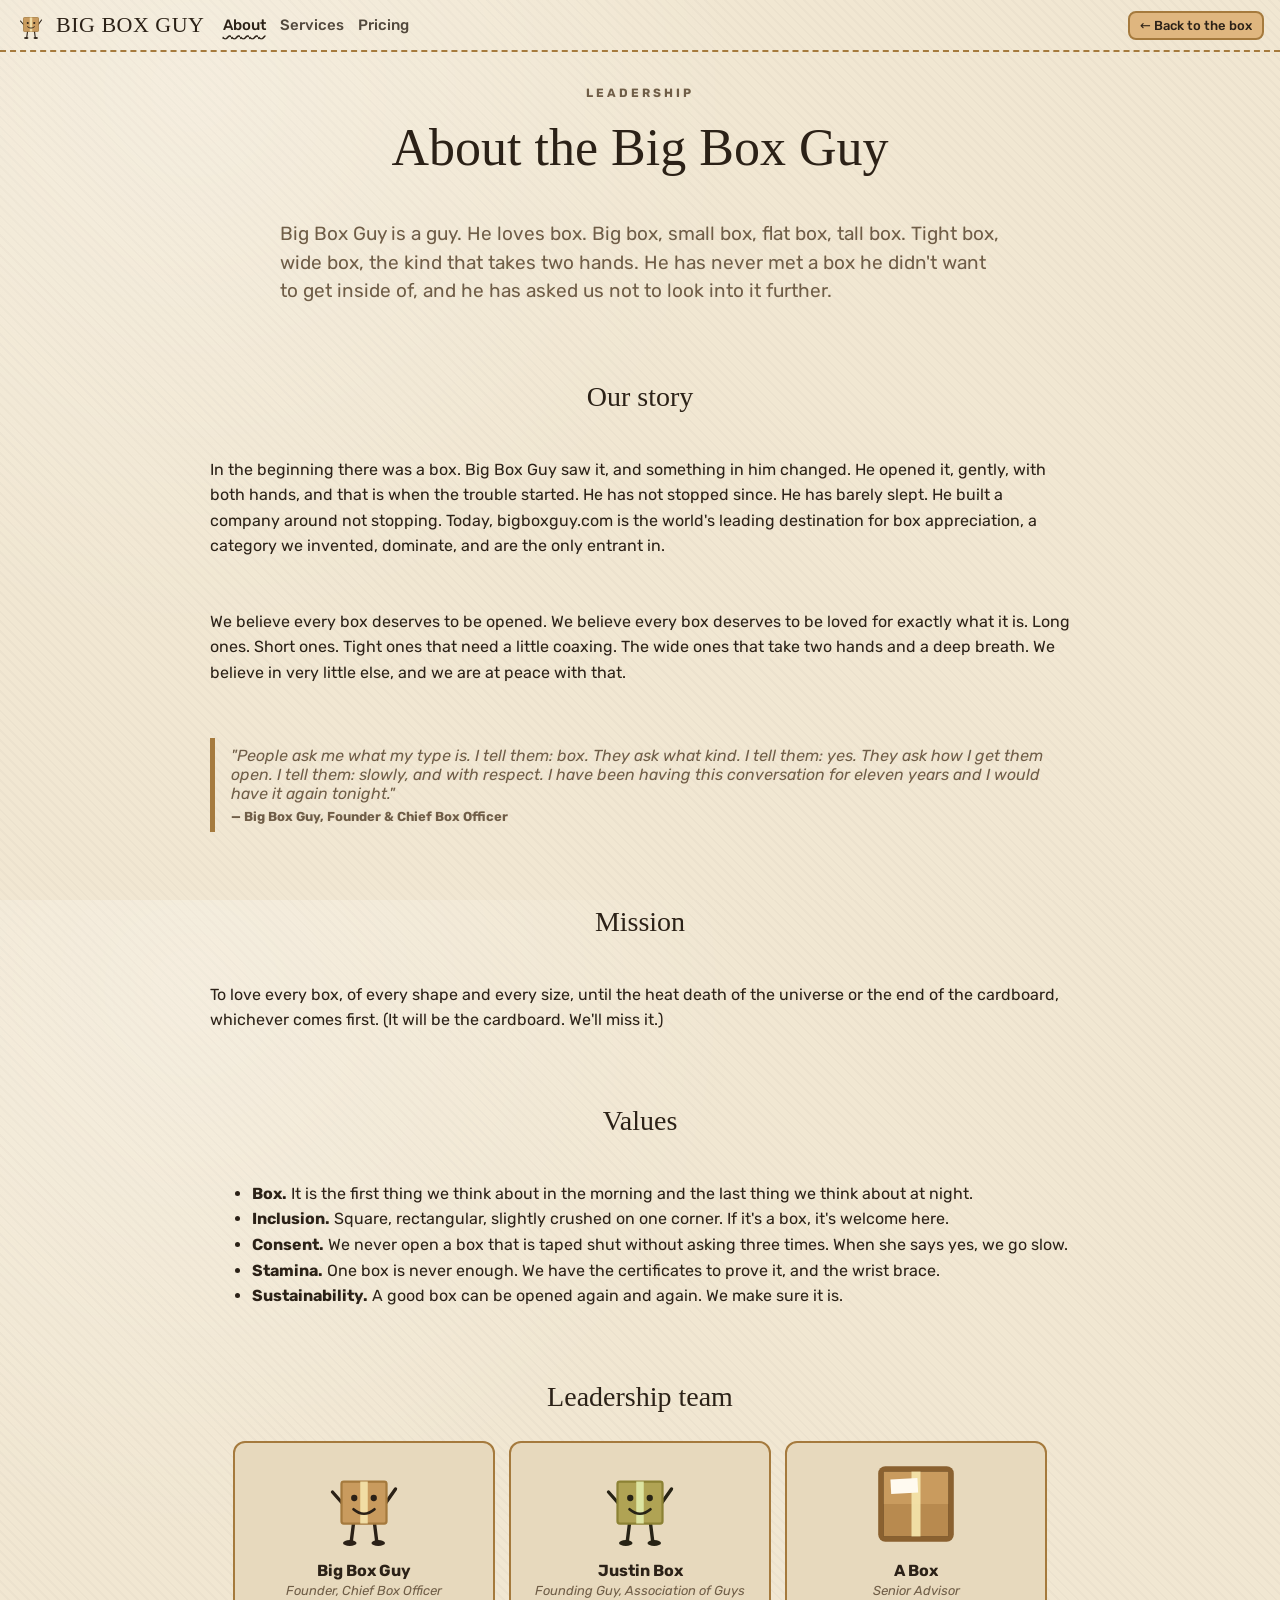
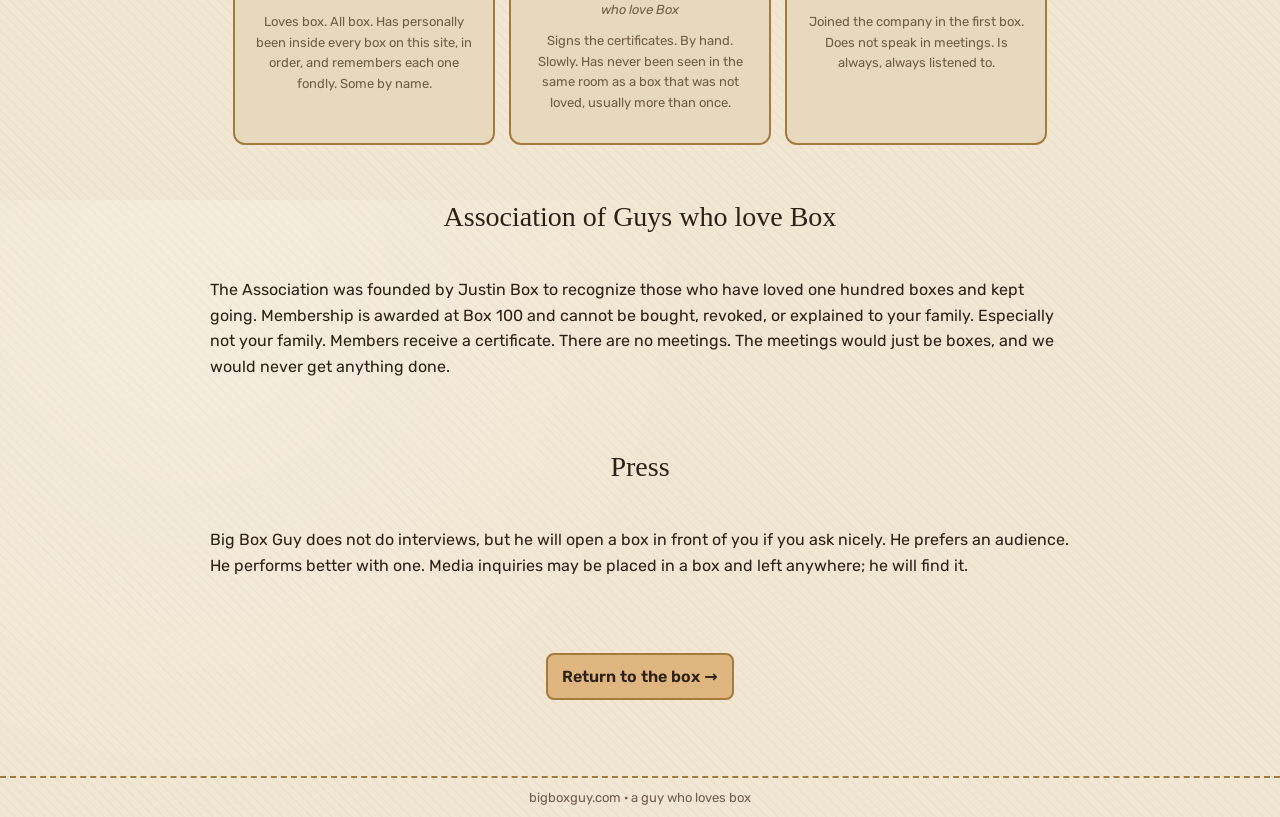
<file: about.html>
<!doctype html>
<html lang="en">
<head>
<meta charset="utf-8">
<meta name="viewport" content="width=device-width, initial-scale=1">
<title>About the Big Box Guy - bigboxguy.com</title>
<meta name="description" content="The story of a guy, and the box he loves. All of them.">
<link rel="icon" href="img/favicon.svg" type="image/svg+xml">
<link rel="preconnect" href="https://fonts.googleapis.com">
<link rel="preconnect" href="https://fonts.gstatic.com" crossorigin>
<link href="https://fonts.googleapis.com/css2?family=Permanent+Marker&family=Rubik:ital,wght@0,400;0,500;0,700;1,400&display=swap" rel="stylesheet">
<link rel="stylesheet" href="css/style.css?v=20261012b">
</head>
<body>
<header class="top">
  <a class="brand" href="/"><img src="img/guy.svg" alt="">BIG BOX GUY</a>
  <nav>
    <a href="about.html" aria-current="page">About</a>
    <a href="services.html">Services</a>
    <a href="pricing.html">Pricing</a>
  </nav>
  <div class="tools"><a class="tool" href="/" style="text-decoration:none">← Back to the box</a></div>
</header>

<main class="page">
  <div class="eyebrow">Leadership</div>
  <h1>About the Big Box Guy</h1>
  <p class="lead">Big Box Guy is a guy. He loves box. Big box, small box, flat box, tall box. Tight box, wide box, the kind that takes two hands. He has never met a box he didn't want to get inside of, and he has asked us not to look into it further.</p>

  <h2>Our story</h2>
  <p>In the beginning there was a box. Big Box Guy saw it, and something in him changed. He opened it, gently, with both hands, and that is when the trouble started. He has not stopped since. He has barely slept. He built a company around not stopping. Today, bigboxguy.com is the world's leading destination for box appreciation, a category we invented, dominate, and are the only entrant in.</p>
  <p>We believe every box deserves to be opened. We believe every box deserves to be loved for exactly what it is. Long ones. Short ones. Tight ones that need a little coaxing. The wide ones that take two hands and a deep breath. We believe in very little else, and we are at peace with that.</p>

  <div class="quote">"People ask me what my type is. I tell them: box. They ask what kind. I tell them: yes. They ask how I get them open. I tell them: slowly, and with respect. I have been having this conversation for eleven years and I would have it again tonight."<b>— Big Box Guy, Founder &amp; Chief Box Officer</b></div>

  <h2>Mission</h2>
  <p>To love every box, of every shape and every size, until the heat death of the universe or the end of the cardboard, whichever comes first. (It will be the cardboard. We'll miss it.)</p>

  <h2>Values</h2>
  <ul>
    <li><b>Box.</b> It is the first thing we think about in the morning and the last thing we think about at night.</li>
    <li><b>Inclusion.</b> Square, rectangular, slightly crushed on one corner. If it's a box, it's welcome here.</li>
    <li><b>Consent.</b> We never open a box that is taped shut without asking three times. When she says yes, we go slow.</li>
    <li><b>Stamina.</b> One box is never enough. We have the certificates to prove it, and the wrist brace.</li>
    <li><b>Sustainability.</b> A good box can be opened again and again. We make sure it is.</li>
  </ul>

  <h2>Leadership team</h2>
  <div class="people">
    <div class="person">
      <img class="face" src="img/guy.svg" alt="">
      <b>Big Box Guy</b><i>Founder, Chief Box Officer</i>
      <p class="muted">Loves box. All box. Has personally been inside every box on this site, in order, and remembers each one fondly. Some by name.</p>
    </div>
    <div class="person">
      <img class="face" src="img/guy.svg" alt="" style="filter:hue-rotate(20deg)">
      <b>Justin Box</b><i>Founding Guy, Association of Guys who love Box</i>
      <p class="muted">Signs the certificates. By hand. Slowly. Has never been seen in the same room as a box that was not loved, usually more than once.</p>
    </div>
    <div class="person">
      <img class="face" src="img/box.svg" alt="">
      <b>A Box</b><i>Senior Advisor</i>
      <p class="muted">Joined the company in the first box. Does not speak in meetings. Is always, always listened to.</p>
    </div>
  </div>

  <h2>Association of Guys who love Box</h2>
  <p>The Association was founded by Justin Box to recognize those who have loved one hundred boxes and kept going. Membership is awarded at Box 100 and cannot be bought, revoked, or explained to your family. Especially not your family. Members receive a certificate. There are no meetings. The meetings would just be boxes, and we would never get anything done.</p>

  <h2>Press</h2>
  <p>Big Box Guy does not do interviews, but he will open a box in front of you if you ask nicely. He prefers an audience. He performs better with one. Media inquiries may be placed in a box and left anywhere; he will find it.</p>

  <p style="margin-top:40px"><a class="btn" href="/" style="text-decoration:none;display:inline-block">Return to the box →</a></p>
</main>

<footer class="bottom">
  <span>bigboxguy.com · a guy who loves box</span>
</footer>
</body>
</html>
</file>
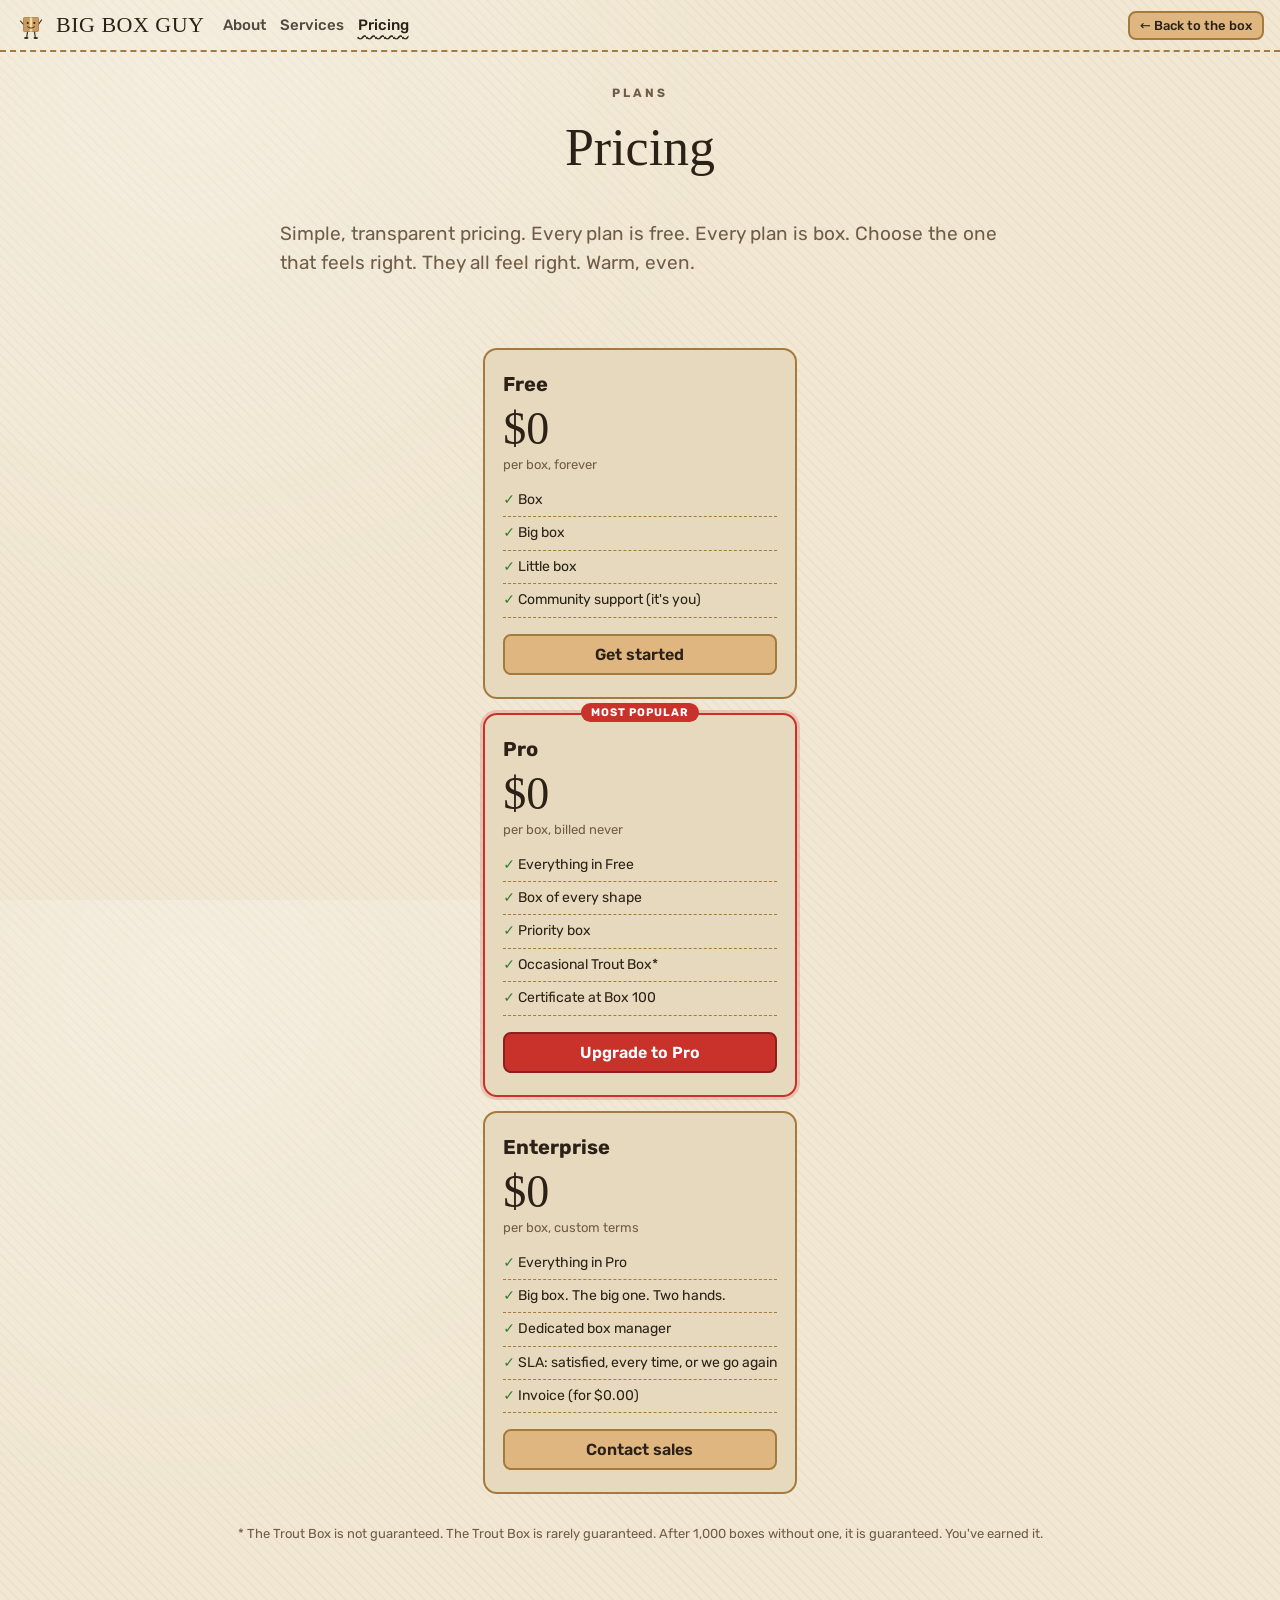
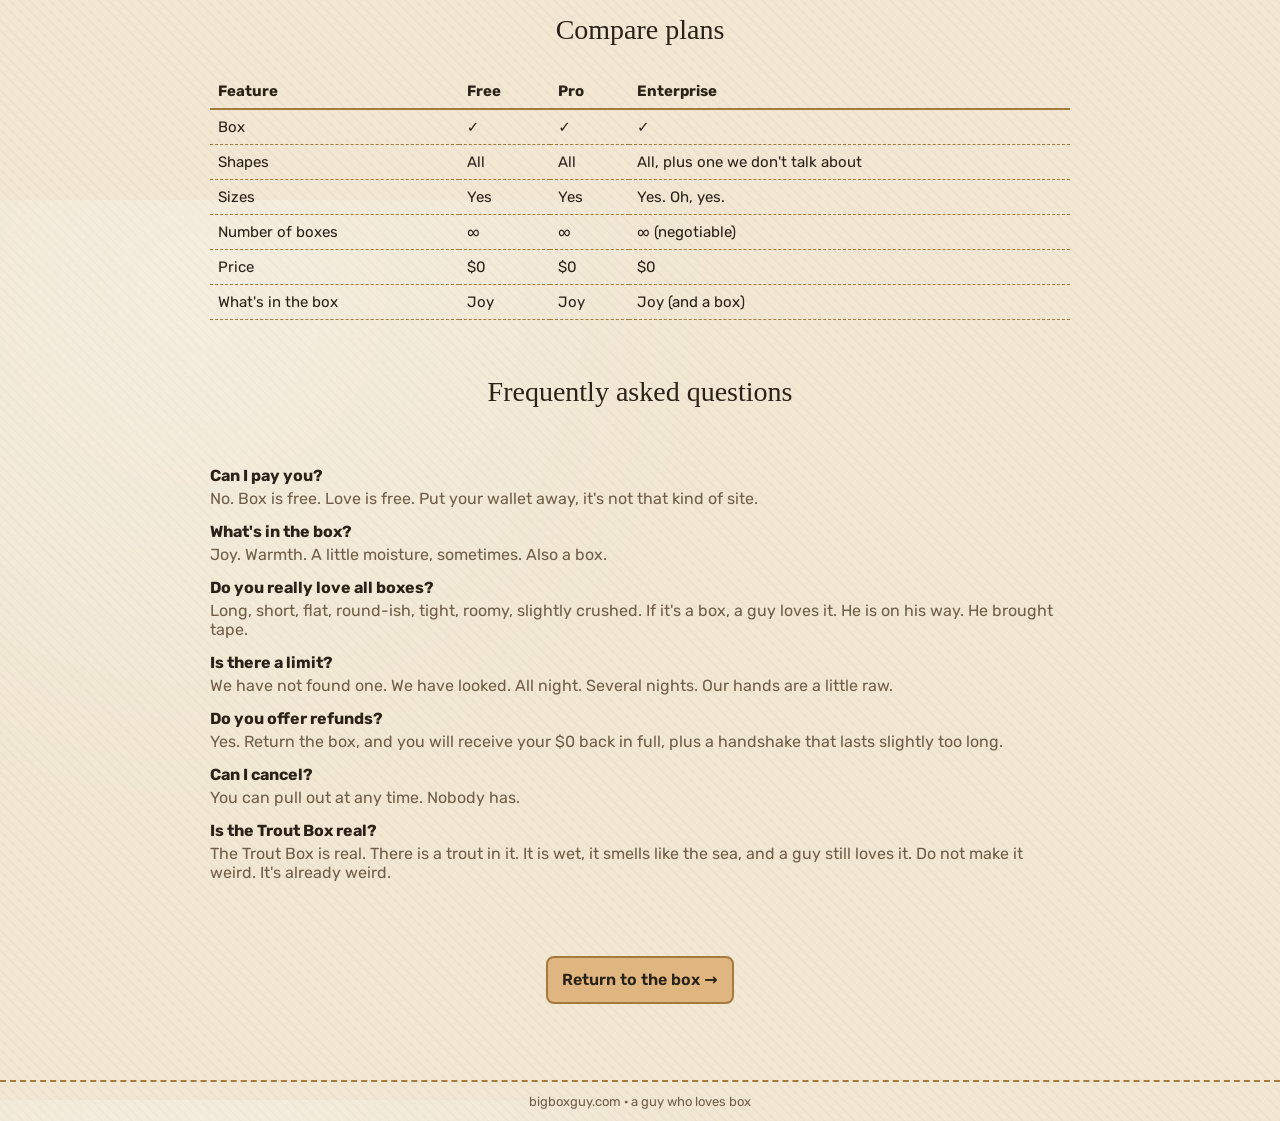
<file: pricing.html>
<!doctype html>
<html lang="en">
<head>
<meta charset="utf-8">
<meta name="viewport" content="width=device-width, initial-scale=1">
<title>Pricing - bigboxguy.com</title>
<meta name="description" content="Simple, transparent pricing. Every plan is free. Every plan is box.">
<link rel="icon" href="img/favicon.svg" type="image/svg+xml">
<link rel="preconnect" href="https://fonts.googleapis.com">
<link rel="preconnect" href="https://fonts.gstatic.com" crossorigin>
<link href="https://fonts.googleapis.com/css2?family=Permanent+Marker&family=Rubik:ital,wght@0,400;0,500;0,700;1,400&display=swap" rel="stylesheet">
<link rel="stylesheet" href="css/style.css?v=20261012b">
</head>
<body>
<header class="top">
  <a class="brand" href="/"><img src="img/guy.svg" alt="">BIG BOX GUY</a>
  <nav>
    <a href="about.html">About</a>
    <a href="services.html">Services</a>
    <a href="pricing.html" aria-current="page">Pricing</a>
  </nav>
  <div class="tools"><a class="tool" href="/" style="text-decoration:none">← Back to the box</a></div>
</header>

<main class="page">
  <div class="eyebrow">Plans</div>
  <h1>Pricing</h1>
  <p class="lead">Simple, transparent pricing. Every plan is free. Every plan is box. Choose the one that feels right. They all feel right. Warm, even.</p>

  <div class="tiers" style="margin-top:34px">
    <div class="tierc">
      <h3>Free</h3>
      <div class="price">$0</div>
      <div class="per">per box, forever</div>
      <ul><li>Box</li><li>Big box</li><li>Little box</li><li>Community support (it's you)</li></ul>
      <a class="btn" href="/" style="text-decoration:none;text-align:center">Get started</a>
    </div>
    <div class="tierc pop">
      <span class="popl">Most popular</span>
      <h3>Pro</h3>
      <div class="price">$0</div>
      <div class="per">per box, billed never</div>
      <ul><li>Everything in Free</li><li>Box of every shape</li><li>Priority box</li><li>Occasional Trout Box*</li><li>Certificate at Box 100</li></ul>
      <a class="btn primary" href="/" style="text-decoration:none;text-align:center">Upgrade to Pro</a>
    </div>
    <div class="tierc">
      <h3>Enterprise</h3>
      <div class="price">$0</div>
      <div class="per">per box, custom terms</div>
      <ul><li>Everything in Pro</li><li>Big box. The big one. Two hands.</li><li>Dedicated box manager</li><li>SLA: satisfied, every time, or we go again</li><li>Invoice (for $0.00)</li></ul>
      <a class="btn" href="/" style="text-decoration:none;text-align:center">Contact sales</a>
    </div>
  </div>
  <p class="muted" style="margin-top:12px">* The Trout Box is not guaranteed. The Trout Box is rarely guaranteed. After 1,000 boxes without one, it is guaranteed. You've earned it.</p>

  <h2>Compare plans</h2>
  <table style="width:100%;border-collapse:collapse;font-size:15px">
    <thead><tr style="text-align:left;border-bottom:2px solid var(--kraft-dark)"><th style="padding:8px">Feature</th><th style="padding:8px">Free</th><th style="padding:8px">Pro</th><th style="padding:8px">Enterprise</th></tr></thead>
    <tbody>
      <tr style="border-bottom:1px dashed var(--kraft-dark)"><td style="padding:8px">Box</td><td style="padding:8px">✓</td><td style="padding:8px">✓</td><td style="padding:8px">✓</td></tr>
      <tr style="border-bottom:1px dashed var(--kraft-dark)"><td style="padding:8px">Shapes</td><td style="padding:8px">All</td><td style="padding:8px">All</td><td style="padding:8px">All, plus one we don't talk about</td></tr>
      <tr style="border-bottom:1px dashed var(--kraft-dark)"><td style="padding:8px">Sizes</td><td style="padding:8px">Yes</td><td style="padding:8px">Yes</td><td style="padding:8px">Yes. Oh, yes.</td></tr>
      <tr style="border-bottom:1px dashed var(--kraft-dark)"><td style="padding:8px">Number of boxes</td><td style="padding:8px">∞</td><td style="padding:8px">∞</td><td style="padding:8px">∞ (negotiable)</td></tr>
      <tr style="border-bottom:1px dashed var(--kraft-dark)"><td style="padding:8px">Price</td><td style="padding:8px">$0</td><td style="padding:8px">$0</td><td style="padding:8px">$0</td></tr>
      <tr style="border-bottom:1px dashed var(--kraft-dark)"><td style="padding:8px">What's in the box</td><td style="padding:8px">Joy</td><td style="padding:8px">Joy</td><td style="padding:8px">Joy (and a box)</td></tr>
    </tbody>
  </table>

  <h2>Frequently asked questions</h2>
  <dl class="faq">
    <dt>Can I pay you?</dt><dd>No. Box is free. Love is free. Put your wallet away, it's not that kind of site.</dd>
    <dt>What's in the box?</dt><dd>Joy. Warmth. A little moisture, sometimes. Also a box.</dd>
    <dt>Do you really love all boxes?</dt><dd>Long, short, flat, round-ish, tight, roomy, slightly crushed. If it's a box, a guy loves it. He is on his way. He brought tape.</dd>
    <dt>Is there a limit?</dt><dd>We have not found one. We have looked. All night. Several nights. Our hands are a little raw.</dd>
    <dt>Do you offer refunds?</dt><dd>Yes. Return the box, and you will receive your $0 back in full, plus a handshake that lasts slightly too long.</dd>
    <dt>Can I cancel?</dt><dd>You can pull out at any time. Nobody has.</dd>
    <dt>Is the Trout Box real?</dt><dd>The Trout Box is real. There is a trout in it. It is wet, it smells like the sea, and a guy still loves it. Do not make it weird. It's already weird.</dd>
  </dl>

  <p style="margin-top:40px"><a class="btn" href="/" style="text-decoration:none;display:inline-block">Return to the box →</a></p>
</main>

<footer class="bottom">
  <span>bigboxguy.com · a guy who loves box</span>
</footer>
</body>
</html>
</file>
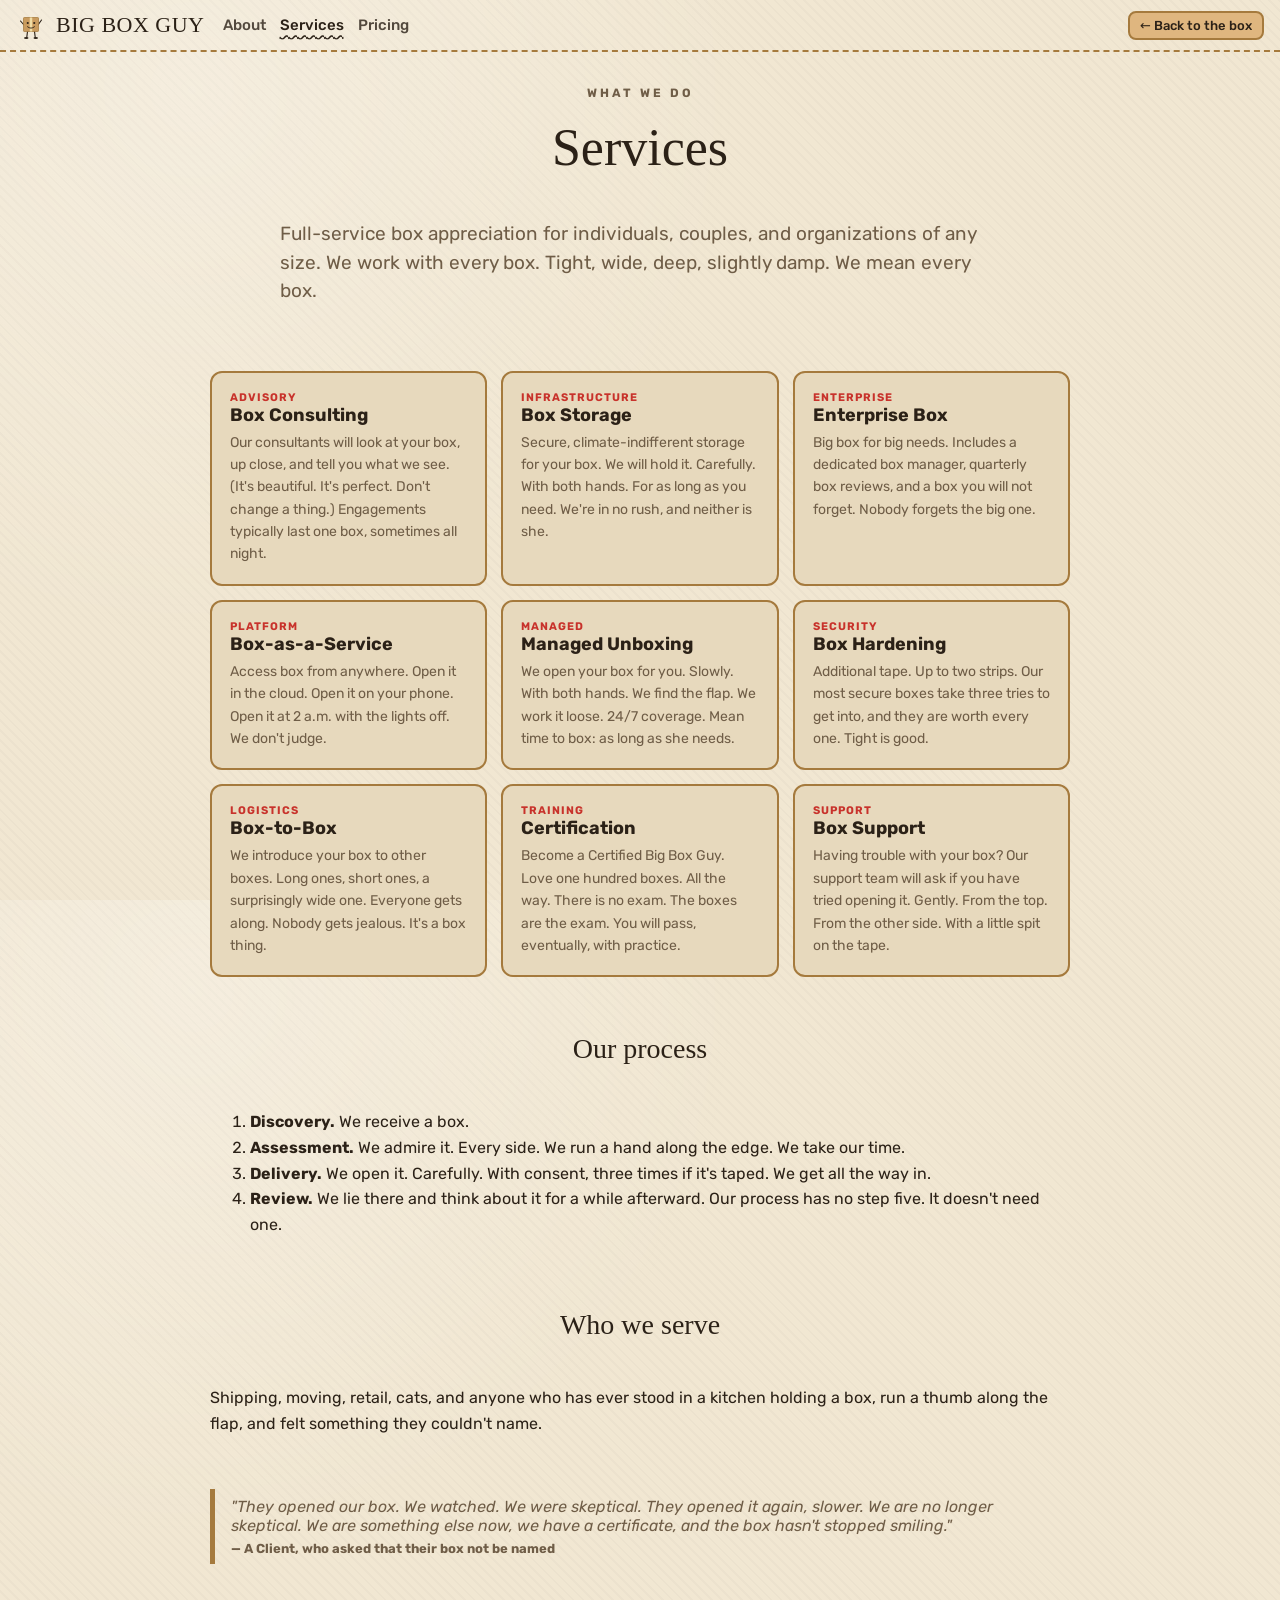
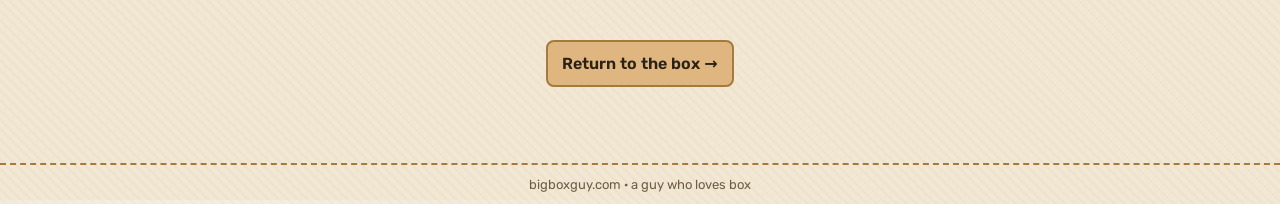
<file: services.html>
<!doctype html>
<html lang="en">
<head>
<meta charset="utf-8">
<meta name="viewport" content="width=device-width, initial-scale=1">
<title>Services - bigboxguy.com</title>
<meta name="description" content="Box Consulting, Box Storage, Enterprise Box, and other ways to love box.">
<link rel="icon" href="img/favicon.svg" type="image/svg+xml">
<link rel="preconnect" href="https://fonts.googleapis.com">
<link rel="preconnect" href="https://fonts.gstatic.com" crossorigin>
<link href="https://fonts.googleapis.com/css2?family=Permanent+Marker&family=Rubik:ital,wght@0,400;0,500;0,700;1,400&display=swap" rel="stylesheet">
<link rel="stylesheet" href="css/style.css?v=20261012b">
</head>
<body>
<header class="top">
  <a class="brand" href="/"><img src="img/guy.svg" alt="">BIG BOX GUY</a>
  <nav>
    <a href="about.html">About</a>
    <a href="services.html" aria-current="page">Services</a>
    <a href="pricing.html">Pricing</a>
  </nav>
  <div class="tools"><a class="tool" href="/" style="text-decoration:none">← Back to the box</a></div>
</header>

<main class="page">
  <div class="eyebrow">What we do</div>
  <h1>Services</h1>
  <p class="lead">Full-service box appreciation for individuals, couples, and organizations of any size. We work with every box. Tight, wide, deep, slightly damp. We mean every box.</p>

  <div class="grid" style="margin-top:28px">
    <div class="svc"><div class="tag">Advisory</div><h3>Box Consulting</h3><p>Our consultants will look at your box, up close, and tell you what we see. (It's beautiful. It's perfect. Don't change a thing.) Engagements typically last one box, sometimes all night.</p></div>
    <div class="svc"><div class="tag">Infrastructure</div><h3>Box Storage</h3><p>Secure, climate-indifferent storage for your box. We will hold it. Carefully. With both hands. For as long as you need. We're in no rush, and neither is she.</p></div>
    <div class="svc"><div class="tag">Enterprise</div><h3>Enterprise Box</h3><p>Big box for big needs. Includes a dedicated box manager, quarterly box reviews, and a box you will not forget. Nobody forgets the big one.</p></div>
    <div class="svc"><div class="tag">Platform</div><h3>Box-as-a-Service</h3><p>Access box from anywhere. Open it in the cloud. Open it on your phone. Open it at 2 a.m. with the lights off. We don't judge.</p></div>
    <div class="svc"><div class="tag">Managed</div><h3>Managed Unboxing</h3><p>We open your box for you. Slowly. With both hands. We find the flap. We work it loose. 24/7 coverage. Mean time to box: as long as she needs.</p></div>
    <div class="svc"><div class="tag">Security</div><h3>Box Hardening</h3><p>Additional tape. Up to two strips. Our most secure boxes take three tries to get into, and they are worth every one. Tight is good.</p></div>
    <div class="svc"><div class="tag">Logistics</div><h3>Box-to-Box</h3><p>We introduce your box to other boxes. Long ones, short ones, a surprisingly wide one. Everyone gets along. Nobody gets jealous. It's a box thing.</p></div>
    <div class="svc"><div class="tag">Training</div><h3>Certification</h3><p>Become a Certified Big Box Guy. Love one hundred boxes. All the way. There is no exam. The boxes are the exam. You will pass, eventually, with practice.</p></div>
    <div class="svc"><div class="tag">Support</div><h3>Box Support</h3><p>Having trouble with your box? Our support team will ask if you have tried opening it. Gently. From the top. From the other side. With a little spit on the tape.</p></div>
  </div>

  <h2>Our process</h2>
  <ol>
    <li><b>Discovery.</b> We receive a box.</li>
    <li><b>Assessment.</b> We admire it. Every side. We run a hand along the edge. We take our time.</li>
    <li><b>Delivery.</b> We open it. Carefully. With consent, three times if it's taped. We get all the way in.</li>
    <li><b>Review.</b> We lie there and think about it for a while afterward. Our process has no step five. It doesn't need one.</li>
  </ol>

  <h2>Who we serve</h2>
  <p>Shipping, moving, retail, cats, and anyone who has ever stood in a kitchen holding a box, run a thumb along the flap, and felt something they couldn't name.</p>

  <div class="quote">"They opened our box. We watched. We were skeptical. They opened it again, slower. We are no longer skeptical. We are something else now, we have a certificate, and the box hasn't stopped smiling."<b>— A Client, who asked that their box not be named</b></div>

  <p style="margin-top:40px"><a class="btn" href="/" style="text-decoration:none;display:inline-block">Return to the box →</a></p>
</main>

<footer class="bottom">
  <span>bigboxguy.com · a guy who loves box</span>
</footer>
</body>
</html>
</file>
<file: css/style.css>
/* bigboxguy.com — one stylesheet, one box, forever. */
:root{
  --bg:#f1e7d2; --bg2:#e7d9bd; --ink:#2b2117; --ink-soft:#6f5d47;
  --kraft:#c99b5e; --kraft-dark:#a57a3d; --kraft-light:#dfb67f; --wall:#8a6130;
  --inside:#4a3416; --inside-deep:#2a1a09;
  --tape:rgba(246,229,172,.88); --tape-edge:rgba(150,120,50,.55);
  --label:#fffaf0; --red:#c8322b; --blue:#2b4a9b; --gold:#e3b341;
  --marker:'Permanent Marker',cursive; --sig:'Homemade Apple',cursive;
  --body:'Rubik',system-ui,-apple-system,'Segoe UI',sans-serif;
  --shadow:0 22px 50px rgba(60,40,10,.28);
}
@media (prefers-color-scheme:dark){
  :root:not([data-theme="light"]){
    --bg:#1c1711; --bg2:#262019; --ink:#f1e7d2; --ink-soft:#b9a98e;
    --shadow:0 22px 50px rgba(0,0,0,.55);
  }
}
:root[data-theme="dark"]{
  --bg:#1c1711; --bg2:#262019; --ink:#f1e7d2; --ink-soft:#b9a98e;
  --shadow:0 22px 50px rgba(0,0,0,.55);
}

:root{--spd:1}
*{box-sizing:border-box}
html{height:100%}
body{
  margin:0; min-height:100dvh; display:flex; flex-direction:column;
  font-family:var(--body); color:var(--ink); background:var(--bg);
  background-image:
    radial-gradient(circle at 15% 10%, rgba(255,255,255,.28), transparent 40%),
    repeating-linear-gradient(45deg, rgba(0,0,0,.018) 0 2px, transparent 2px 7px);
  overflow-x:hidden;
}
a{color:inherit}
button{font:inherit}

/* ---------- chrome ---------- */
.top{display:flex;align-items:center;gap:18px;padding:10px 16px;border-bottom:2px dashed var(--kraft-dark);flex-wrap:wrap}
.brand{font-family:var(--marker);font-size:22px;text-decoration:none;letter-spacing:.5px;display:flex;align-items:center;gap:10px}
.brand img{width:30px;height:30px}
nav{display:flex;gap:14px;font-weight:500;font-size:15px}
nav a{text-decoration:none;opacity:.8}
nav a:hover,nav a[aria-current]{opacity:1;text-decoration:underline;text-decoration-style:wavy;text-underline-offset:4px}
.tools{margin-left:auto;display:flex;gap:6px;flex-wrap:wrap;justify-content:flex-end}
.tool{font-size:13px;font-weight:500;background:var(--kraft-light);border:2px solid var(--kraft-dark);color:#2b2117;border-radius:8px;padding:6px 10px;cursor:pointer;position:relative;line-height:1}
.tool:hover{background:var(--kraft)}
.tool[aria-pressed="false"]{opacity:.55;text-decoration:line-through}
.badge{position:absolute;top:-8px;right:-8px;background:var(--red);color:#fff;font-size:10px;border-radius:10px;padding:2px 6px;font-weight:700}
.badge[hidden]{display:none}

main{flex:1;display:flex;flex-direction:column;align-items:center;justify-content:center;gap:18px;padding:22px 16px 30px}
.depth{font-family:var(--marker);font-size:clamp(20px,2.6vw,28px);line-height:1;padding:4px 2px 4px 12px;margin-left:6px;
  border-left:2px dashed var(--kraft-dark);white-space:nowrap}
.echo{margin:0;text-align:center;max-width:min(92vw,560px);line-height:1.3}
.echo .ej{display:block;font-family:var(--marker);font-size:clamp(17px,2.4vw,22px);color:var(--ink)}
.echo .ef{display:block;font-size:13px;color:var(--ink-soft);margin-top:4px}
.hint{color:var(--ink-soft);font-size:14px;min-height:20px;margin:0;text-align:center}
.bottom{display:flex;gap:10px;justify-content:center;flex-wrap:wrap;padding:12px;font-size:13px;color:var(--ink-soft);border-top:2px dashed var(--kraft-dark)}

/* ---------- the box ---------- */
.stage{position:relative;width:min(70vw,380px);aspect-ratio:1/1;container-type:inline-size;touch-action:none}
.box{
  position:absolute;inset:0;transform:scale(var(--s,1)) rotate(var(--rot,0deg));
  transform-origin:50% 50%;perspective:1100px;outline:none;user-select:none;
  -webkit-tap-highlight-color:transparent;touch-action:manipulation;
}
.box.main{cursor:pointer;z-index:1}
.box.main.zooming{transition:transform calc(.55s / var(--spd)) cubic-bezier(.2,.8,.25,1)}
.box.spent{transition:opacity calc(.45s / var(--spd));opacity:0;pointer-events:none;z-index:2}
.box.straining{animation:strain .45s ease-in-out infinite}
.box.rattling{animation:rattle .55s linear}
.box.mini{pointer-events:none}
.box.main:focus-visible .walls{box-shadow:var(--shadow),0 0 0 5px var(--blue)}
@keyframes strain{
  0%,100%{transform:scale(calc(var(--s,1)*1.02)) rotate(calc(var(--rot,0deg) - 1.2deg))}
  50%{transform:scale(calc(var(--s,1)*1.035)) rotate(calc(var(--rot,0deg) + 1.2deg))}
}
@keyframes rattle{
  0%,100%{transform:scale(var(--s,1)) rotate(var(--rot,0deg)) translate(0,0)}
  12%{transform:scale(var(--s,1)) rotate(calc(var(--rot,0deg) - 1deg)) translate(-7px,2px)}
  25%{transform:scale(var(--s,1)) rotate(calc(var(--rot,0deg) + 1deg)) translate(6px,-2px)}
  40%{transform:scale(var(--s,1)) rotate(var(--rot,0deg)) translate(-5px,1px)}
  55%{transform:scale(var(--s,1)) rotate(calc(var(--rot,0deg) + 1deg)) translate(5px,0)}
  70%{transform:scale(var(--s,1)) rotate(var(--rot,0deg)) translate(-3px,1px)}
  85%{transform:scale(var(--s,1)) rotate(var(--rot,0deg)) translate(2px,0)}
}

.walls{position:absolute;inset:0;border-radius:8px;background:var(--wall);box-shadow:var(--shadow)}
.interior{
  position:absolute;inset:4.5%;overflow:hidden;display:grid;place-items:center;
  background:radial-gradient(ellipse at 50% 38%,#5e4423 0%,#3b2912 55%,#241708 100%);
  box-shadow:inset 0 0 60px #160d03;
}
.box.big .interior{overflow:visible}
.inner{position:absolute;inset:0;transform:scale(var(--f,.88)) rotate(var(--irot,0deg))}
.drop{position:absolute;width:56%;height:56%;left:22%;top:22%;display:grid;place-items:center;z-index:5}
.drop[hidden]{display:none}
.drop svg{width:100%;height:100%;overflow:visible;filter:drop-shadow(0 8px 10px rgba(0,0,0,.45))}

.flap{
  position:absolute;transition:transform calc(.75s / var(--spd)) cubic-bezier(.45,0,.2,1);backface-visibility:visible;
  background:linear-gradient(180deg,var(--kraft-light),var(--kraft) 55%,var(--kraft-dark));
}
.flap::after{content:"";position:absolute;inset:0;pointer-events:none;
  background:repeating-linear-gradient(90deg,rgba(255,255,255,.07) 0 3px,transparent 3px 9px)}
.flap.t{left:0;right:0;top:0;height:50%;transform-origin:50% 0;z-index:4;border-radius:8px 8px 0 0}
.flap.b{left:0;right:0;bottom:0;height:50%;transform-origin:50% 100%;z-index:4;border-radius:0 0 8px 8px;
  background:linear-gradient(0deg,var(--kraft-light),var(--kraft) 55%,var(--kraft-dark))}
.flap.l{top:0;bottom:0;left:0;width:50%;transform-origin:0 50%;z-index:3;transition-delay:calc(.22s / var(--spd));
  background:linear-gradient(90deg,var(--kraft-light),var(--kraft) 55%,var(--kraft-dark))}
.flap.r{top:0;bottom:0;right:0;width:50%;transform-origin:100% 50%;z-index:3;transition-delay:calc(.22s / var(--spd));
  background:linear-gradient(270deg,var(--kraft-light),var(--kraft) 55%,var(--kraft-dark))}
.box.open > .flap.t{transform:rotateX(163deg)}
.box.open > .flap.b{transform:rotateX(-163deg)}
.box.open > .flap.l{transform:rotateY(-163deg)}
.box.open > .flap.r{transform:rotateY(163deg)}
.box.open > .flap > .label,.box.open > .flap > .stamp,.box.open > .flap > .tape{opacity:0;transition:opacity .2s .3s}
.box.open > .flap{filter:brightness(.82)}

.tape{position:absolute;left:50%;transform:translateX(-50%);width:13%;background:var(--tape);
  box-shadow:0 0 0 1px var(--tape-edge);z-index:1}
/* Sealed: the two halves overlap into one continuous strip. Open: each half tears along the seam. */
.flap.t .tape{bottom:-1px;height:62%}
.flap.b .tape{top:-1px;height:62%}
.box.open > .flap.t .tape{clip-path:polygon(0 0,100% 0,100% 94%,85% 100%,70% 93%,55% 100%,40% 94%,25% 100%,10% 95%,0 100%)}
.box.open > .flap.b .tape{clip-path:polygon(0 0,12% 6%,28% 0,42% 7%,58% 0,72% 6%,88% 0,100% 5%,100% 100%,0 100%)}
.xtape{position:absolute;left:-6%;right:-6%;top:50%;height:11%;transform:translateY(-50%) rotate(var(--xr,32deg));
  background:var(--tape);box-shadow:0 0 0 1px var(--tape-edge);z-index:6;transition:opacity .2s,transform .25s}
.xtape.a{--xr:33deg}.xtape.b{--xr:-33deg}
.xtape.ripped{opacity:0;transform:translateY(-50%) rotate(var(--xr)) translateX(40%) scaleX(.6)}

.label{
  position:absolute;left:6%;top:8%;width:70%;background:var(--label);color:#1f1a14;padding:3cqw 3.5cqw 2.6cqw;
  line-height:1.2;transform:rotate(-2.5deg);box-shadow:0 2px 5px rgba(0,0,0,.3);border:1px solid #d9d2c3;z-index:2
}
.label .ft{display:flex;justify-content:space-between;gap:1cqw;font-size:2cqw;text-transform:uppercase;letter-spacing:.5px;color:#666}
.label .ft b{display:block;color:#1f1a14;font-size:2.5cqw;letter-spacing:0;text-transform:none}
.label .joke{font-family:var(--marker);font-size:5cqw;margin:1.6cqw 0 1.4cqw;color:#1b1b2f;line-height:1.12}
.label .barcode{height:3.2cqw;margin-top:1cqw;width:60%;
  background:repeating-linear-gradient(90deg,#222 0 2px,transparent 2px 4px,#222 4px 5px,transparent 5px 8px,#222 8px 11px,transparent 11px 13px)}
.label .code{font-size:1.9cqw;font-family:ui-monospace,monospace;letter-spacing:1px;color:#444;margin-top:.5cqw}
.stamp{
  position:absolute;right:9%;bottom:13%;font-family:var(--marker);color:var(--red);border:.9cqw solid var(--red);
  padding:1cqw 2.4cqw;font-size:4.6cqw;transform:rotate(-8deg);opacity:.85;letter-spacing:1px;z-index:2;
  text-transform:uppercase;white-space:nowrap;border-radius:4px;
  mask-image:repeating-linear-gradient(35deg,#000 0 3px,rgba(0,0,0,.6) 3px 5px);-webkit-mask-image:repeating-linear-gradient(35deg,#000 0 3px,rgba(0,0,0,.6) 3px 5px);
}
.reseal{
  position:absolute;left:50%;top:50%;transform:translate(-50%,-50%) rotate(-14deg);z-index:7;font-family:var(--marker);
  color:var(--red);border:1.2cqw solid var(--red);padding:1.5cqw 3cqw;font-size:7cqw;white-space:nowrap;opacity:.9;border-radius:6px;
  background:rgba(255,250,240,.35)
}

/* The Trout Box. Slightly damp. */
.box.troutbox .flap::before{content:"";position:absolute;inset:0;pointer-events:none;
  background:radial-gradient(ellipse at 62% 70%,rgba(60,110,140,.28),transparent 55%),radial-gradient(ellipse at 30% 30%,rgba(60,110,140,.16),transparent 50%)}
.box.troutbox .label .joke{color:#1d4f6b;font-size:6.5cqw;letter-spacing:1px}
.box.troutbox .stamp{color:#1d4f6b;border-color:#1d4f6b}

/* Seasonal skins */
.box.skin-pumpkin .flap{background:linear-gradient(180deg,#f3a04a,#e8792b 55%,#b4501a)}
.box.skin-pumpkin .flap.b{background:linear-gradient(0deg,#f3a04a,#e8792b 55%,#b4501a)}
.box.skin-pumpkin .tape{background:rgba(70,110,40,.85)}
.box.skin-pumpkin .stamp{color:#3a2a1a;border-color:#3a2a1a}
.box.skin-gift .flap{background:linear-gradient(180deg,#d9443b,#b52a24 55%,#80150f)}
.box.skin-gift .flap.b{background:linear-gradient(0deg,#d9443b,#b52a24 55%,#80150f)}
.box.skin-gift .tape{background:linear-gradient(90deg,#f1c232,#ffe08a,#f1c232);width:16%}
.box.skin-gift .stamp{color:#1f5f2a;border-color:#1f5f2a}
.box.skin-heart .flap{background:linear-gradient(180deg,#f7c1cd,#ec97ab 55%,#d06b85)}
.box.skin-heart .flap.b{background:linear-gradient(0deg,#f7c1cd,#ec97ab 55%,#d06b85)}
.box.skin-heart .stamp{color:#a0183a;border-color:#a0183a}
/* Daily Box */
.box.daily .tape{background:linear-gradient(90deg,#e3b341,#ffe08a,#e3b341)}
.box.daily .label{box-shadow:0 0 0 .6cqw #e3b341,0 2px 5px rgba(0,0,0,.3)}
.box.daily .stamp{color:#8f6a16;border-color:#8f6a16}
/* Box 404 */
.interior .nothing{font-family:var(--marker);color:#8a7355;font-size:7cqw;letter-spacing:1px}
/* Lonely: she opens slowly */
.box.slowopen .flap{transition-duration:6s !important;transition-delay:0s !important}
/* Dizzy */
.box.dizzy{animation:dizzy 1.2s ease-in-out}
@keyframes dizzy{0%{transform:scale(var(--s,1)) rotate(0)}30%{transform:scale(var(--s,1)) rotate(25deg)}55%{transform:scale(var(--s,1)) rotate(-20deg)}80%{transform:scale(var(--s,1)) rotate(190deg)}100%{transform:scale(var(--s,1)) rotate(180deg)}}
/* Big Box Guy peeks in */
.peek{position:fixed;bottom:18%;width:110px;height:auto;z-index:70;pointer-events:none;animation:peek-l 3.1s ease-in-out forwards}
.peek.left{left:-120px}
.peek.right{right:-120px;animation-name:peek-r}
@keyframes peek-l{0%{transform:translateX(0) rotate(20deg)}20%,75%{transform:translateX(95px) rotate(12deg)}35%,55%{transform:translateX(95px) rotate(2deg)}45%,65%{transform:translateX(95px) rotate(16deg)}100%{transform:translateX(0) rotate(20deg)}}
@keyframes peek-r{0%{transform:translateX(0) rotate(-20deg)}20%,75%{transform:translateX(-95px) rotate(-12deg)}35%,55%{transform:translateX(-95px) rotate(-2deg)}45%,65%{transform:translateX(-95px) rotate(-16deg)}100%{transform:translateX(0) rotate(-20deg)}}
/* Justin signs */
.sigpad{position:relative;height:110px;margin:14px 0;border:2px dashed var(--kraft-dark);border-radius:10px;background:var(--label);display:grid;place-items:center;overflow:hidden}
.sigpad .sig{font-family:var(--sig);font-size:42px;color:#1d2a6b;white-space:nowrap;clip-path:inset(0 100% 0 0);animation:sign 2.6s .4s steps(40,end) forwards}
.sigpad .sigline{position:absolute;left:12%;right:12%;bottom:22px;height:2px;background:#2b2117}
@keyframes sign{to{clip-path:inset(0 0 0 0)}}
/* Five-Box Mode badge */
.tools .depth{cursor:default;user-select:none}
.tools .depth.five::after{content:"×5";font-family:var(--body);font-size:12px;font-weight:700;vertical-align:super;margin-left:4px;color:var(--red)}
/* Leaderbox tabs + crown */
.tabs{display:flex;gap:6px;margin:4px 0 8px}
.tab{font:inherit;font-weight:600;font-size:14px;padding:6px 12px;border-radius:999px;border:2px solid var(--kraft-dark);background:transparent;color:var(--ink);cursor:pointer}
.tab[aria-selected="true"]{background:var(--kraft-light);color:#2b2117}
.board li.justin .nm{color:var(--gold);font-weight:700}
.board .lock{font-size:11px;opacity:.7}
form.acct{display:flex;flex-direction:column;gap:8px}
form.acct input{flex:none;width:100%}

/* ---------- drops ---------- */
.drop.peanut svg{animation:floatoff calc(1.8s / var(--spd)) ease-in forwards}
.drop.bubble svg{animation:popit calc(1.4s / var(--spd)) ease-out forwards}
.drop.receipt svg{animation:flutter calc(2s / var(--spd)) ease-in-out forwards}
.drop.manual svg{animation:flutter calc(2s / var(--spd)) ease-in-out forwards}
.drop.cat svg{animation:cathop calc(2.1s / var(--spd)) cubic-bezier(.4,0,.6,1) forwards}
.drop.guy svg{animation:guywave calc(2.4s / var(--spd)) ease-in-out forwards}
.drop.trout svg{animation:troutflop calc(2.6s / var(--spd)) ease-in-out forwards}
.drop.sock svg{animation:floatoff calc(1.8s / var(--spd)) ease-in forwards}
.drop.form svg{animation:flutter calc(2s / var(--spd)) ease-in-out forwards}
.drop.letter svg{animation:flutter calc(2.2s / var(--spd)) ease-in-out forwards}
.drop.mimic svg{animation:chomp calc(2.2s / var(--spd)) ease-in-out forwards}
@keyframes chomp{0%{transform:scale(.6);opacity:0}15%{transform:scale(1);opacity:1}25%,45%,65%{transform:scale(1.08,.9)}35%,55%{transform:scale(.95,1.06)}80%{transform:scale(1) rotate(-6deg);opacity:1}100%{transform:translateY(-220%) rotate(-30deg);opacity:0}}
@keyframes floatoff{0%{transform:translateY(20%) scale(.6);opacity:0}15%{transform:translateY(0) scale(1);opacity:1}70%{transform:translateY(-70%) rotate(20deg);opacity:1}100%{transform:translateY(-260%) rotate(50deg);opacity:0}}
@keyframes popit{0%{transform:scale(.4);opacity:0}25%{transform:scale(1);opacity:1}60%{transform:scale(1.05)}70%{transform:scale(1.5);opacity:.7}100%{transform:scale(2.2);opacity:0}}
@keyframes flutter{0%{transform:translateY(-10%) rotate(-6deg);opacity:0}20%{transform:translateY(0) rotate(3deg);opacity:1}50%{transform:translate(8%,-6%) rotate(-4deg)}80%{transform:translate(-6%,4%) rotate(5deg);opacity:1}100%{transform:translate(0,-300%) rotate(25deg);opacity:0}}
@keyframes cathop{0%{transform:translateY(40%) scale(.7);opacity:0}20%{transform:translateY(0) scale(1);opacity:1}45%{transform:translateY(0) scale(1)}60%{transform:translateY(-85%) scale(1.05)}100%{transform:translateY(10%) scale(.15);opacity:0}}
@keyframes guywave{0%{transform:translateY(30%);opacity:0}20%{transform:translateY(0);opacity:1}30%{transform:rotate(-4deg)}40%{transform:rotate(4deg)}50%{transform:rotate(-4deg)}60%{transform:rotate(0)}100%{transform:translateX(320%);opacity:0}}
@keyframes troutflop{0%{transform:scale(.6) rotate(0);opacity:0}15%{transform:scale(1.1) rotate(0);opacity:1}25%{transform:rotate(22deg) translateY(-12%)}35%{transform:rotate(-22deg)}45%{transform:rotate(20deg) translateY(-14%)}55%{transform:rotate(-18deg)}65%{transform:rotate(14deg)}75%{transform:rotate(-8deg);opacity:1}100%{transform:translate(-280%,-380%) rotate(-60deg);opacity:0}}

/* ---------- peanuts ---------- */
#peanuts{position:fixed;inset:0;pointer-events:none;z-index:50;overflow:hidden}
.peanut{position:absolute;width:14px;height:22px;background:#efe3c6;border-radius:55% 45% 50% 50%/60% 60% 40% 40%;
  box-shadow:inset -2px -3px 0 rgba(0,0,0,.12);animation:fly var(--dur,1.3s) cubic-bezier(.25,.6,.35,1) forwards}
@keyframes fly{
  0%{transform:translate(0,0) rotate(0);opacity:1}
  35%{transform:translate(calc(var(--dx)*.45),var(--up)) rotate(calc(var(--r)*.4));opacity:1}
  100%{transform:translate(var(--dx),var(--dy)) rotate(var(--r));opacity:0}
}

/* ---------- toasts ---------- */
#toasts{position:fixed;left:50%;bottom:66px;transform:translateX(-50%);display:flex;flex-direction:column;gap:8px;z-index:60;pointer-events:none;width:min(92vw,540px);align-items:center}
.toast{background:var(--ink);color:var(--bg);padding:10px 16px;border-radius:10px;font-size:14px;animation:toast-in .25s ease-out;box-shadow:0 8px 24px rgba(0,0,0,.3);text-align:center}
.toast.rare{border:2px solid var(--gold)}
.toast.scold{border:2px solid var(--red)}
.toast.out{animation:toast-out .3s forwards}
@keyframes toast-in{from{transform:translateY(12px);opacity:0}to{transform:none;opacity:1}}
@keyframes toast-out{to{transform:translateY(8px);opacity:0}}

/* ---------- modals ---------- */
.overlay{position:fixed;inset:0;background:rgba(20,12,4,.62);display:grid;place-items:center;z-index:80;padding:16px;animation:fade .2s}
@keyframes fade{from{opacity:0}}
.modal{background:var(--bg);color:var(--ink);width:min(780px,100%);max-height:92dvh;overflow:auto;border-radius:14px;border:3px solid var(--kraft-dark);padding:24px;position:relative;box-shadow:var(--shadow)}
.modal h2{font-family:var(--marker);margin:0 0 10px;font-size:28px;font-weight:400}
.modal h3{margin:18px 0 6px}
.modal p{line-height:1.5}
.close{position:absolute;top:10px;right:10px;width:34px;height:34px;border-radius:50%;padding:0;font-size:18px}
.row{display:flex;gap:8px;flex-wrap:wrap;align-items:center;margin-top:12px}
input[type=text],input[type=password]{font:inherit;padding:8px 10px;border:2px solid var(--kraft-dark);border-radius:8px;background:var(--label);color:#1f1a14;min-width:0;flex:1}
.btn{font-weight:600;background:var(--kraft-light);border:2px solid var(--kraft-dark);color:#2b2117;border-radius:8px;padding:9px 14px;cursor:pointer}
.btn:hover{background:var(--kraft)}
.btn.primary{background:var(--red);border-color:#8f1f1a;color:#fff}
.btn.primary:hover{background:#a92a24}
.muted{color:var(--ink-soft);font-size:13px}

.coll{display:grid;grid-template-columns:repeat(auto-fill,minmax(150px,1fr));gap:12px}
.card{border:2px solid var(--kraft-dark);border-radius:10px;padding:10px;text-align:center;background:var(--bg2);position:relative}
.card .art{height:96px;display:grid;place-items:center}
.card .art svg{height:84px;width:84px;overflow:visible}
.card.locked .art svg{filter:brightness(0) opacity(.22)}
.card .nm{font-weight:600;margin:6px 0 4px;font-size:14px}
.card .ct{font-size:12px;color:var(--ink-soft)}
.card .new{position:absolute;top:-8px;left:-8px;background:var(--red);color:#fff;font-size:10px;padding:2px 6px;border-radius:6px;font-weight:700;transform:rotate(-8deg)}
.tier{font-size:10px;text-transform:uppercase;letter-spacing:1px;font-weight:700;border-radius:4px;padding:2px 6px;display:inline-block}
.tier.common{background:#cfd8dc;color:#263238}
.tier.uncommon{background:#c8e6c9;color:#1b5e20}
.tier.rare{background:#bbdefb;color:#0d47a1}
.tier.epic{background:#e1bee7;color:#4a148c}
.tier.legendary{background:linear-gradient(90deg,#ffe082,#ffca28);color:#5d4037;box-shadow:0 0 0 2px #ffca2866}

.board{list-style:none;padding:0;margin:10px 0}
.board li{display:flex;gap:10px;padding:7px 10px;border-bottom:1px dashed var(--kraft-dark);font-size:15px}
.board li .rank{width:28px;font-family:var(--marker);color:var(--ink-soft)}
.board li .nm{flex:1;overflow:hidden;text-overflow:ellipsis;white-space:nowrap}
.board li .dp{font-weight:700}
.board li.me{background:rgba(227,179,65,.18)}

.certwrap canvas{width:100%;height:auto;border:2px solid var(--kraft-dark);border-radius:6px;background:#fff}

.notice{border:4px double var(--ink);padding:20px;background:var(--label);color:#1f1a14;font-family:ui-monospace,monospace;font-size:14px;line-height:1.55}
.notice h2{font-family:ui-monospace,monospace;font-size:20px;letter-spacing:1px;text-align:center}
.notice .ref{text-align:right;font-size:12px;color:#555}

.credits{position:fixed;inset:0;background:#000;color:#eee;z-index:90;overflow:hidden;cursor:pointer;font-family:var(--body)}
.credits .roll{position:absolute;left:0;right:0;top:100%;text-align:center;animation:roll 42s linear forwards}
.credits h1{font-family:var(--marker);font-size:48px;font-weight:400;margin:0 0 6px}
.credits .credit{margin:26px 0}
.credits .credit span{display:block;font-size:13px;text-transform:uppercase;letter-spacing:3px;color:#999}
.credits .credit b{display:block;font-size:24px;min-height:30px}
.credits .end{margin-top:120px;font-size:22px}
.credits .skip{position:fixed;right:16px;bottom:16px;color:#777;font-size:12px}
@keyframes roll{to{transform:translateY(calc(-100% - 100vh))}}

/* ---------- static pages ---------- */
.page{max-width:900px;margin:0 auto;padding:34px 20px 60px;width:100%}
.page h1{font-family:var(--marker);font-weight:400;font-size:clamp(34px,6vw,52px);margin:0 0 6px}
.page .eyebrow{text-transform:uppercase;letter-spacing:3px;font-size:12px;color:var(--ink-soft);font-weight:700}
.page .lead{font-size:19px;line-height:1.5;color:var(--ink-soft);max-width:60ch}
.page h2{font-family:var(--marker);font-weight:400;font-size:28px;margin:38px 0 10px}
.page p,.page li{line-height:1.6}
.grid{display:grid;grid-template-columns:repeat(auto-fit,minmax(230px,1fr));gap:14px}
.svc{border:2px solid var(--kraft-dark);border-radius:12px;padding:18px;background:var(--bg2)}
.svc h3{margin:0 0 6px;font-size:18px}
.svc p{margin:0;color:var(--ink-soft);font-size:14px}
.svc .tag{font-size:11px;font-weight:700;letter-spacing:1px;text-transform:uppercase;color:var(--red)}
.people{display:grid;grid-template-columns:repeat(auto-fit,minmax(200px,1fr));gap:14px}
.person{border:2px solid var(--kraft-dark);border-radius:12px;padding:16px;background:var(--bg2);text-align:center}
.person .face{width:90px;height:90px;margin:0 auto 8px}
.person b{display:block}
.person i{color:var(--ink-soft);font-size:13px}
.tiers{display:grid;grid-template-columns:repeat(auto-fit,minmax(220px,1fr));gap:14px;align-items:stretch}
.tierc{border:2px solid var(--kraft-dark);border-radius:14px;padding:22px 18px;background:var(--bg2);display:flex;flex-direction:column;position:relative}
.tierc.pop{border-color:var(--red);box-shadow:0 0 0 3px #c8322b33}
.tierc .popl{position:absolute;top:-12px;left:50%;transform:translateX(-50%);background:var(--red);color:#fff;font-size:11px;font-weight:700;letter-spacing:1px;text-transform:uppercase;padding:3px 10px;border-radius:999px;white-space:nowrap}
.tierc h3{margin:0;font-size:20px}
.tierc .price{font-family:var(--marker);font-size:46px;margin:6px 0 2px}
.tierc .per{color:var(--ink-soft);font-size:13px;margin-bottom:12px}
.tierc ul{list-style:none;padding:0;margin:0 0 16px;flex:1}
.tierc li{padding:5px 0;border-bottom:1px dashed var(--kraft-dark);font-size:14px}
.tierc li::before{content:"\2713  ";color:#2e7d32;font-weight:700}
.faq dt{font-weight:700;margin-top:14px}
.faq dd{margin:4px 0 0;color:var(--ink-soft)}
.quote{border-left:5px solid var(--kraft-dark);padding:8px 16px;margin:18px 0;font-style:italic;color:var(--ink-soft)}
.quote b{display:block;font-style:normal;font-size:13px;margin-top:6px}

.empty404{display:flex;flex-direction:column;align-items:center;gap:16px;text-align:center}
.empty404 .stage{width:min(60vw,300px)}
.empty404 h1{font-family:var(--marker);font-weight:400;margin:0;font-size:44px}

@media (max-width:640px){
  .top{gap:10px}
  nav{order:3;width:100%;justify-content:center;font-size:14px}
  .tool{padding:6px 8px;font-size:12px}
  #toasts{bottom:56px}
}
@media (prefers-reduced-motion:reduce){
  .flap,.box.main.zooming{transition-duration:.01s}
  .peanut{display:none}
  .credits .roll{animation-duration:20s}
}
</file>
